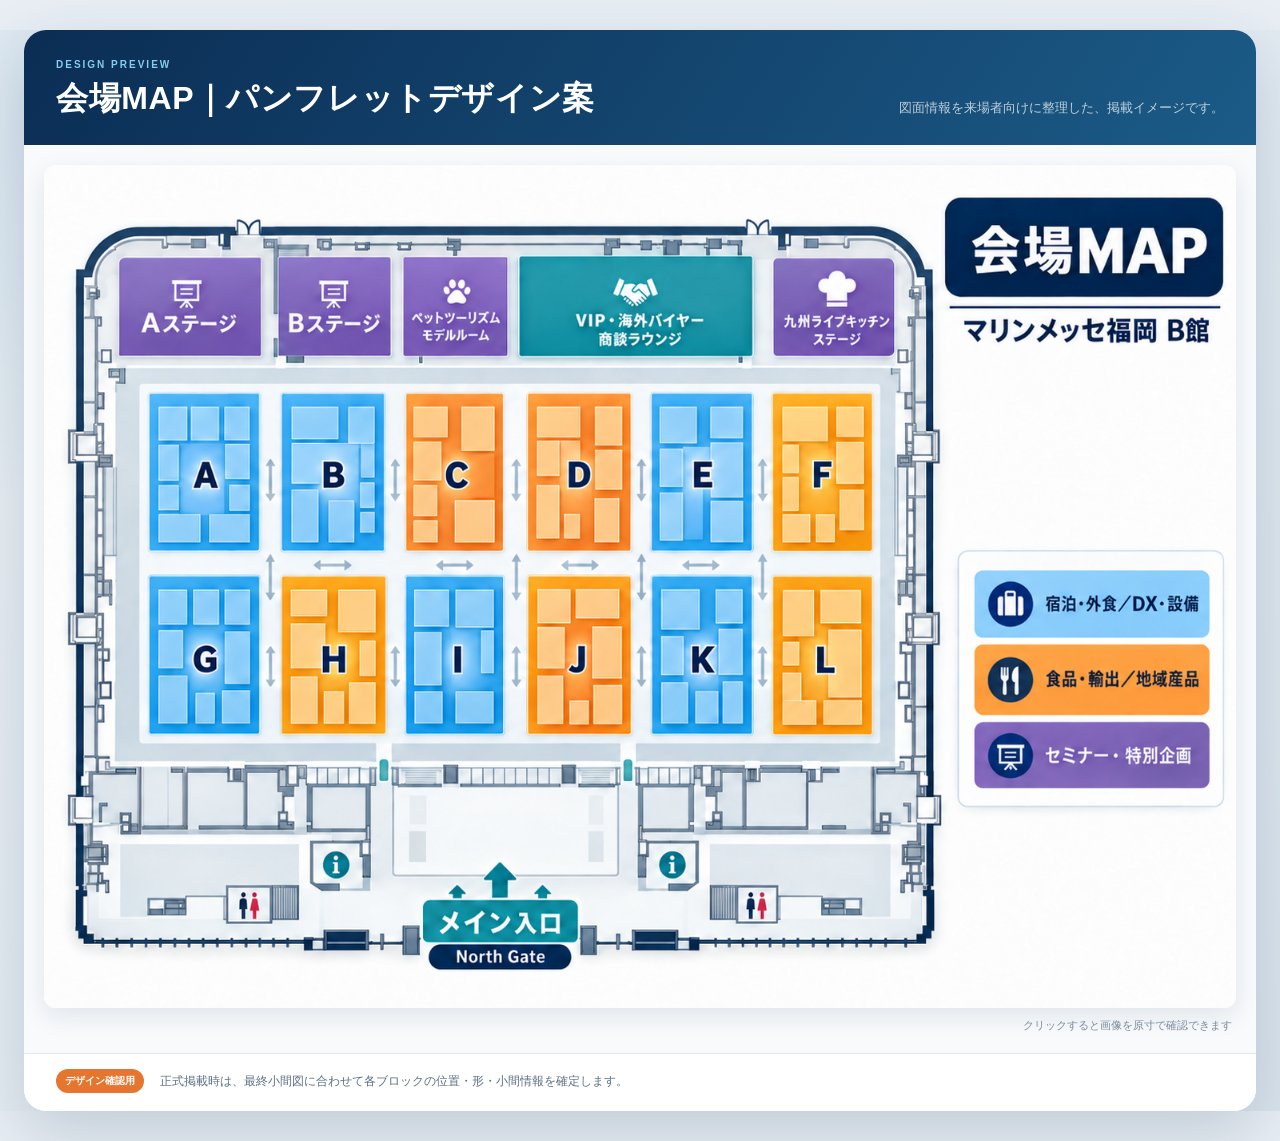
<file: map-design.html>
<!doctype html>
<html lang="ja">
<head>
  <meta charset="utf-8">
  <meta name="viewport" content="width=device-width, initial-scale=1">
  <title>会場MAP パンフレットデザイン案</title>
  <link rel="stylesheet" href="./map-design.css">
</head>
<body>
  <main class="brochure-preview">
    <header class="brochure-preview__header">
      <div>
        <span>DESIGN PREVIEW</span>
        <h1>会場MAP｜パンフレットデザイン案</h1>
      </div>
      <p>図面情報を来場者向けに整理した、掲載イメージです。</p>
    </header>

    <figure class="brochure-preview__map">
      <a href="./assets/venue-map-brochure-v2.png" target="_blank" rel="noopener" aria-label="パンフレットMAPを原寸で開く">
        <img src="./assets/venue-map-brochure-v2.png" alt="色分けされたブース島、A〜L、Aステージ・Bステージ、特別企画、メイン入口を掲載したパンフレット風会場MAP" width="1536" height="1024">
      </a>
      <figcaption>クリックすると画像を原寸で確認できます</figcaption>
    </figure>

    <aside class="brochure-preview__note">
      <b>デザイン確認用</b>
      <span>正式掲載時は、最終小間図に合わせて各ブロックの位置・形・小間情報を確定します。</span>
    </aside>
  </main>
</body>
</html>
</file>
<file: map-design.css>
:root {
  color: #152d4c;
  background: #e8eef4;
  font-family: "Helvetica Neue", "Noto Sans JP", "Yu Gothic", YuGothic, sans-serif;
}

* { box-sizing: border-box; }

body {
  margin: 0;
  min-height: 100vh;
  background:
    radial-gradient(circle at 12% 7%, rgba(50, 132, 184, .14), transparent 28%),
    linear-gradient(135deg, #edf2f6, #dae4ed);
}

.brochure-preview {
  width: min(1540px, calc(100% - 48px));
  margin: 30px auto;
  overflow: hidden;
  border-radius: 22px;
  background: #fff;
  box-shadow: 0 22px 65px rgba(14, 45, 78, .18);
}

.brochure-preview__header {
  display: flex;
  align-items: flex-end;
  justify-content: space-between;
  gap: 30px;
  padding: 24px 32px;
  color: #fff;
  background: linear-gradient(125deg, #0b2d54, #1b5b87);
}

.brochure-preview__header span {
  color: #86ccee;
  font-size: 10px;
  font-weight: 900;
  letter-spacing: .2em;
}

.brochure-preview__header h1 {
  margin: 5px 0 0;
  font-size: clamp(20px, 2.5vw, 36px);
  letter-spacing: .02em;
}

.brochure-preview__header p {
  margin: 0 0 4px;
  color: rgba(255,255,255,.72);
  font-size: 13px;
}

.brochure-preview__map { margin: 0; padding: 20px; background: #f8fafc; }
.brochure-preview__map a { display: block; overflow: hidden; border-radius: 12px; background: #fff; box-shadow: 0 8px 25px rgba(19, 49, 81, .1); }
.brochure-preview__map img { display: block; width: 100%; height: auto; }
.brochure-preview__map figcaption { margin: 10px 4px 0; color: #7b8b9d; font-size: 11px; text-align: right; }

.brochure-preview__note {
  display: flex;
  gap: 16px;
  align-items: center;
  padding: 15px 32px 18px;
  border-top: 1px solid #dfe7ef;
  color: #5c6f83;
  background: #fff;
  font-size: 12px;
}

.brochure-preview__note b {
  flex: 0 0 auto;
  padding: 5px 9px;
  border-radius: 999px;
  color: #fff;
  background: #e4762f;
  font-size: 10px;
}

@media (max-width: 700px) {
  .brochure-preview { width: calc(100% - 20px); margin: 10px auto; border-radius: 14px; }
  .brochure-preview__header { align-items: flex-start; flex-direction: column; padding: 20px; }
  .brochure-preview__map { padding: 10px; overflow-x: auto; }
  .brochure-preview__map a { width: 920px; max-width: none; }
  .brochure-preview__note { align-items: flex-start; padding: 14px 20px; }
}
</file>
